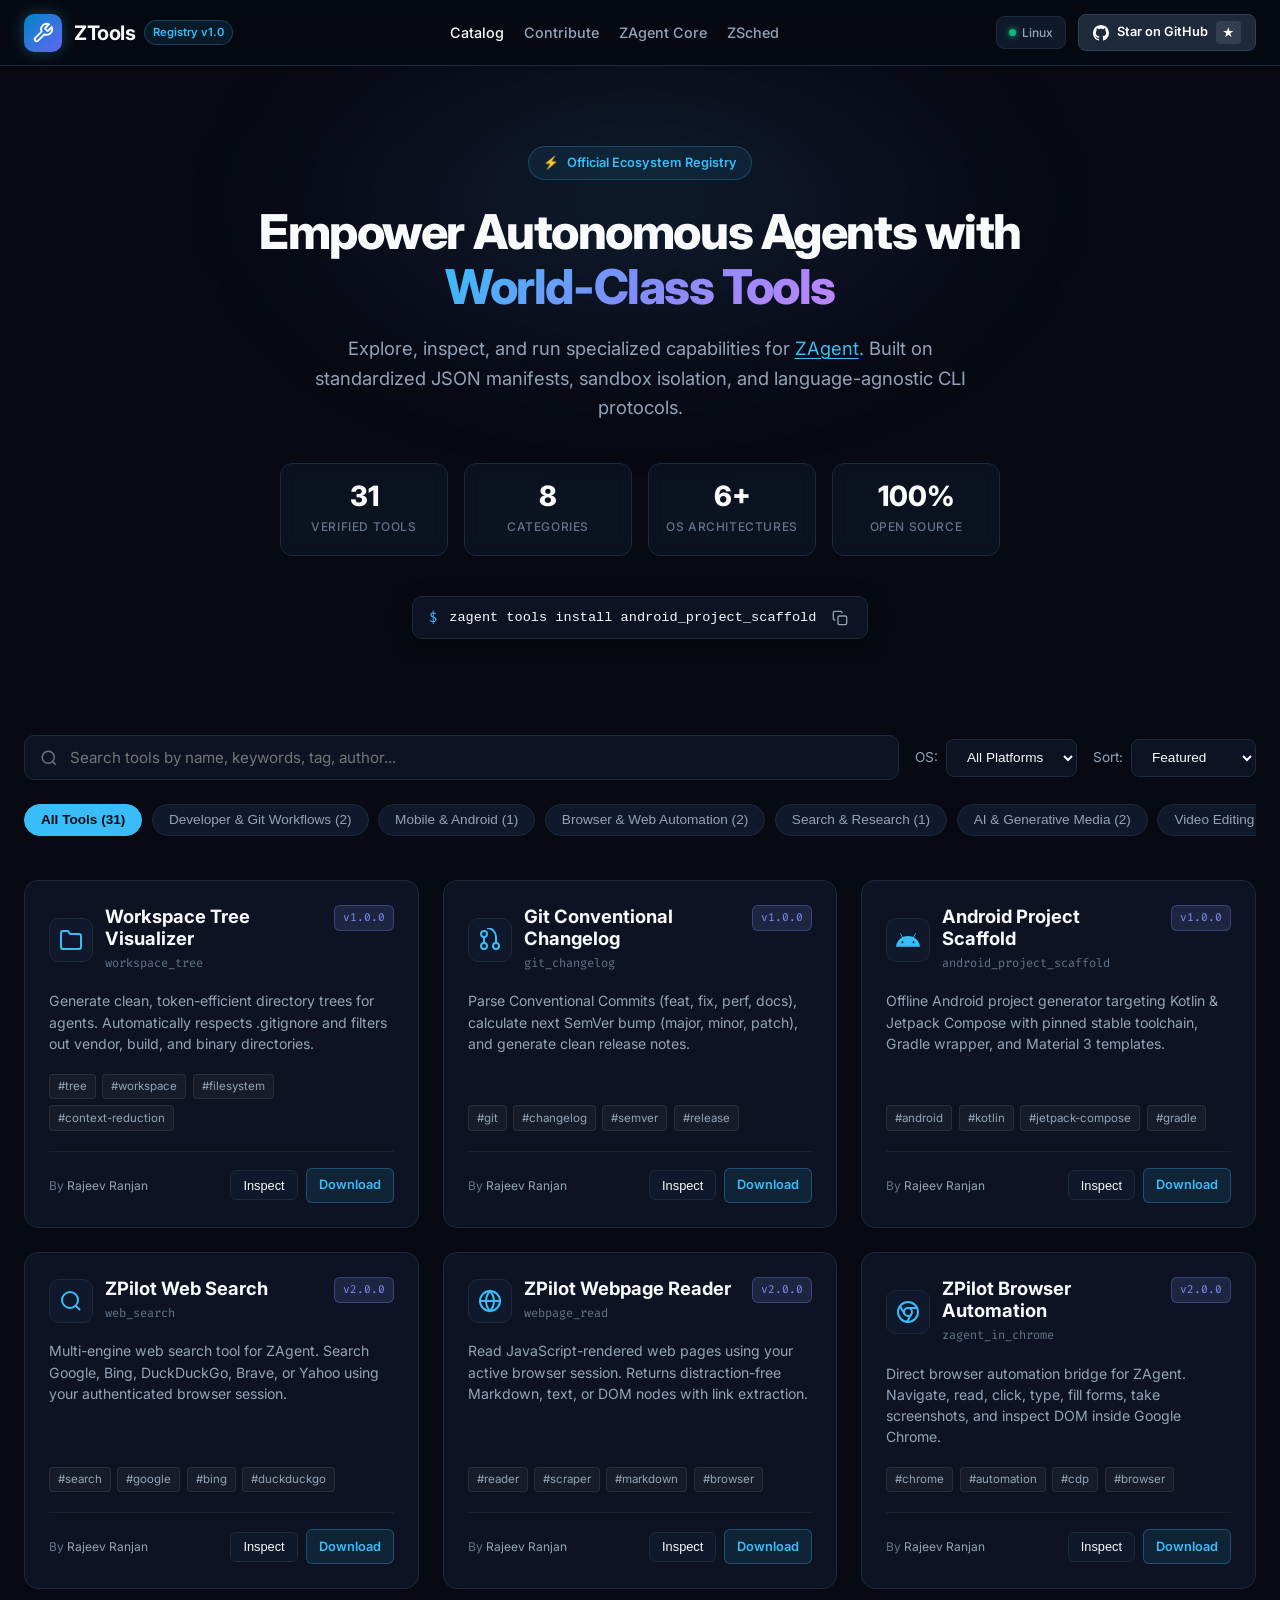
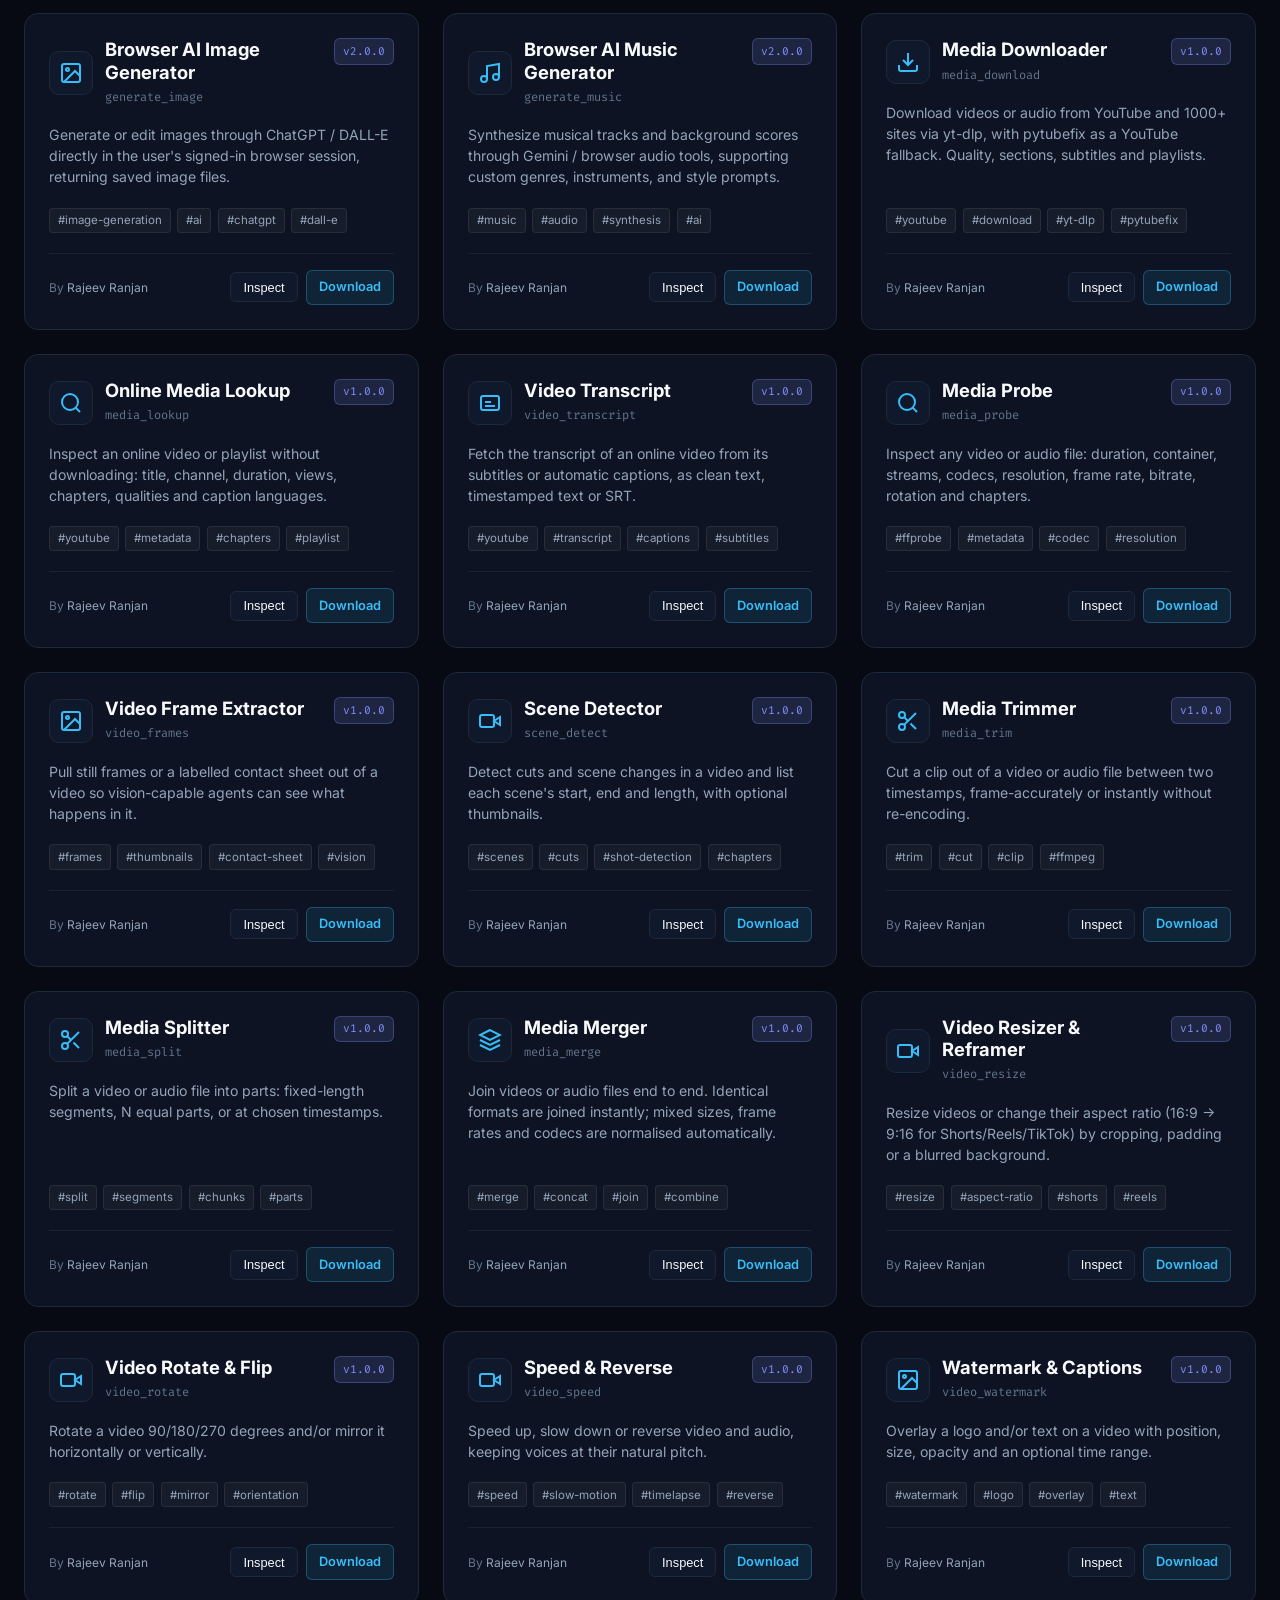
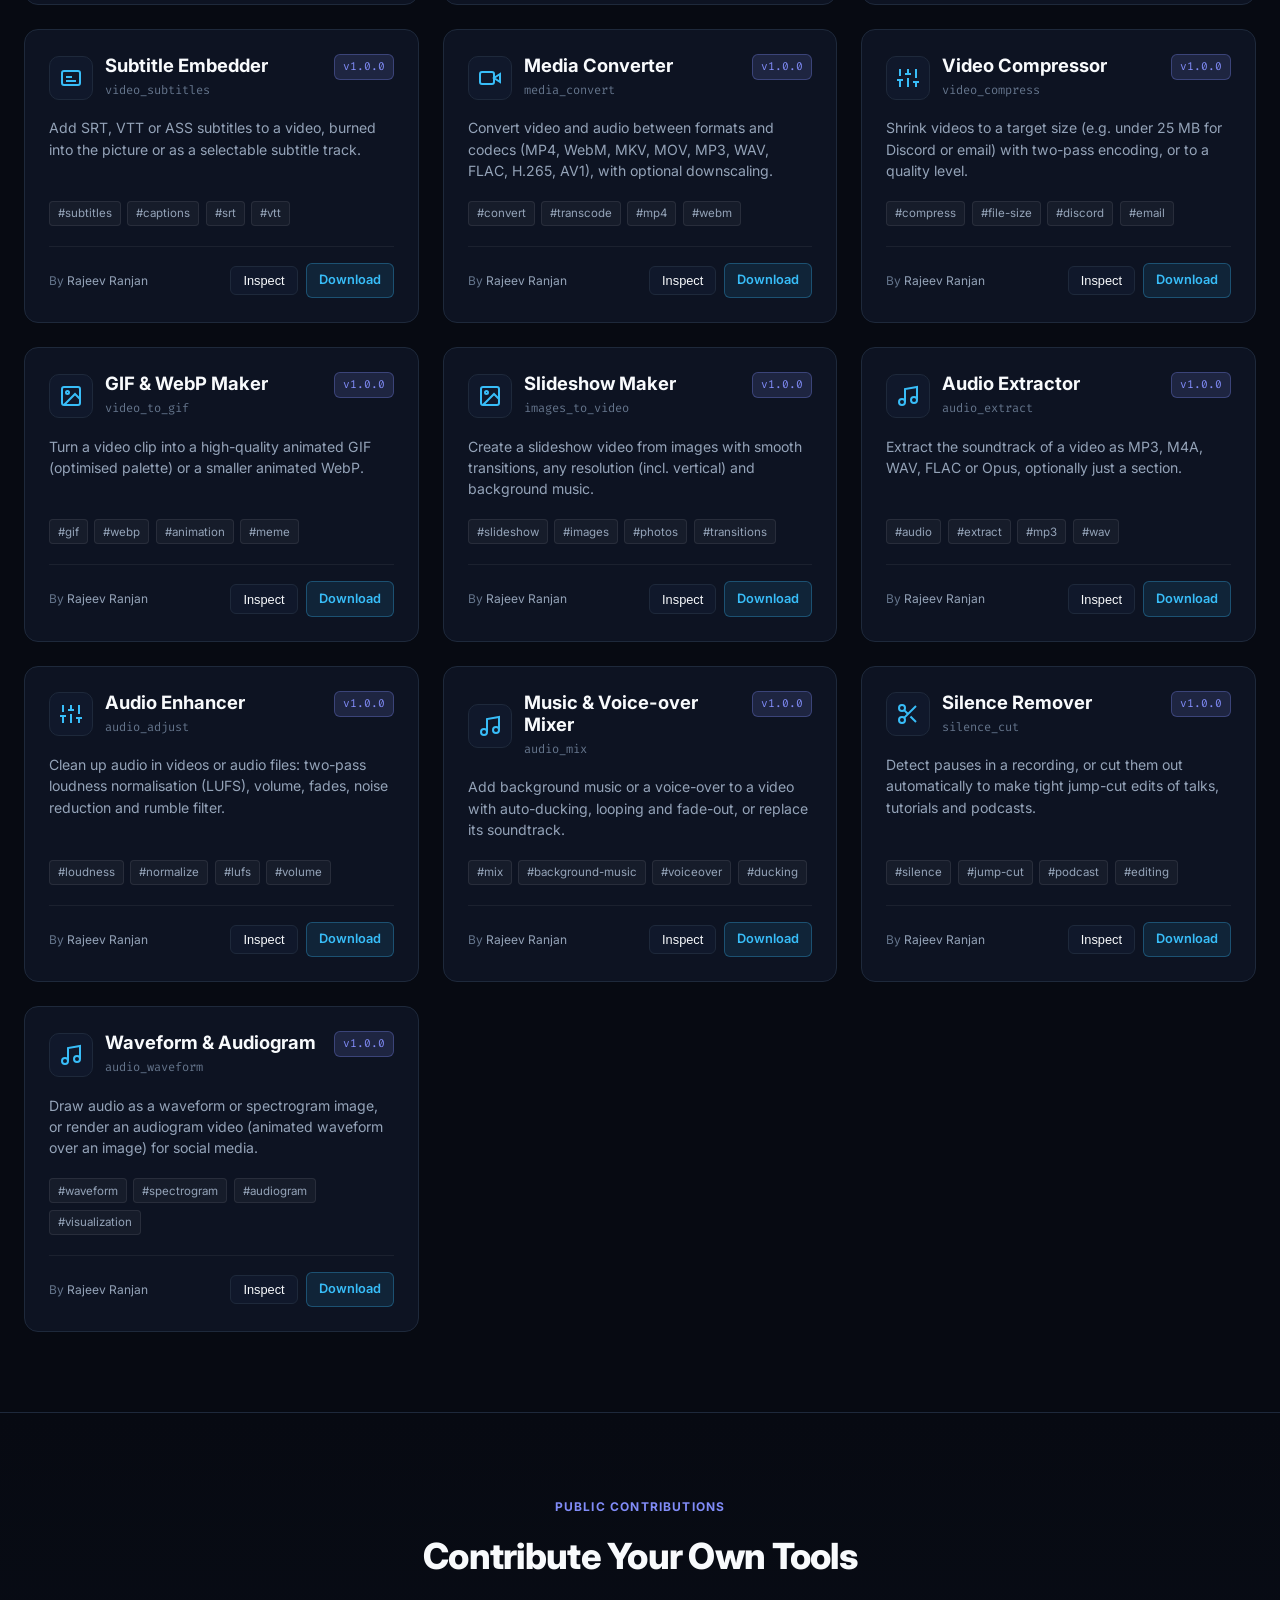
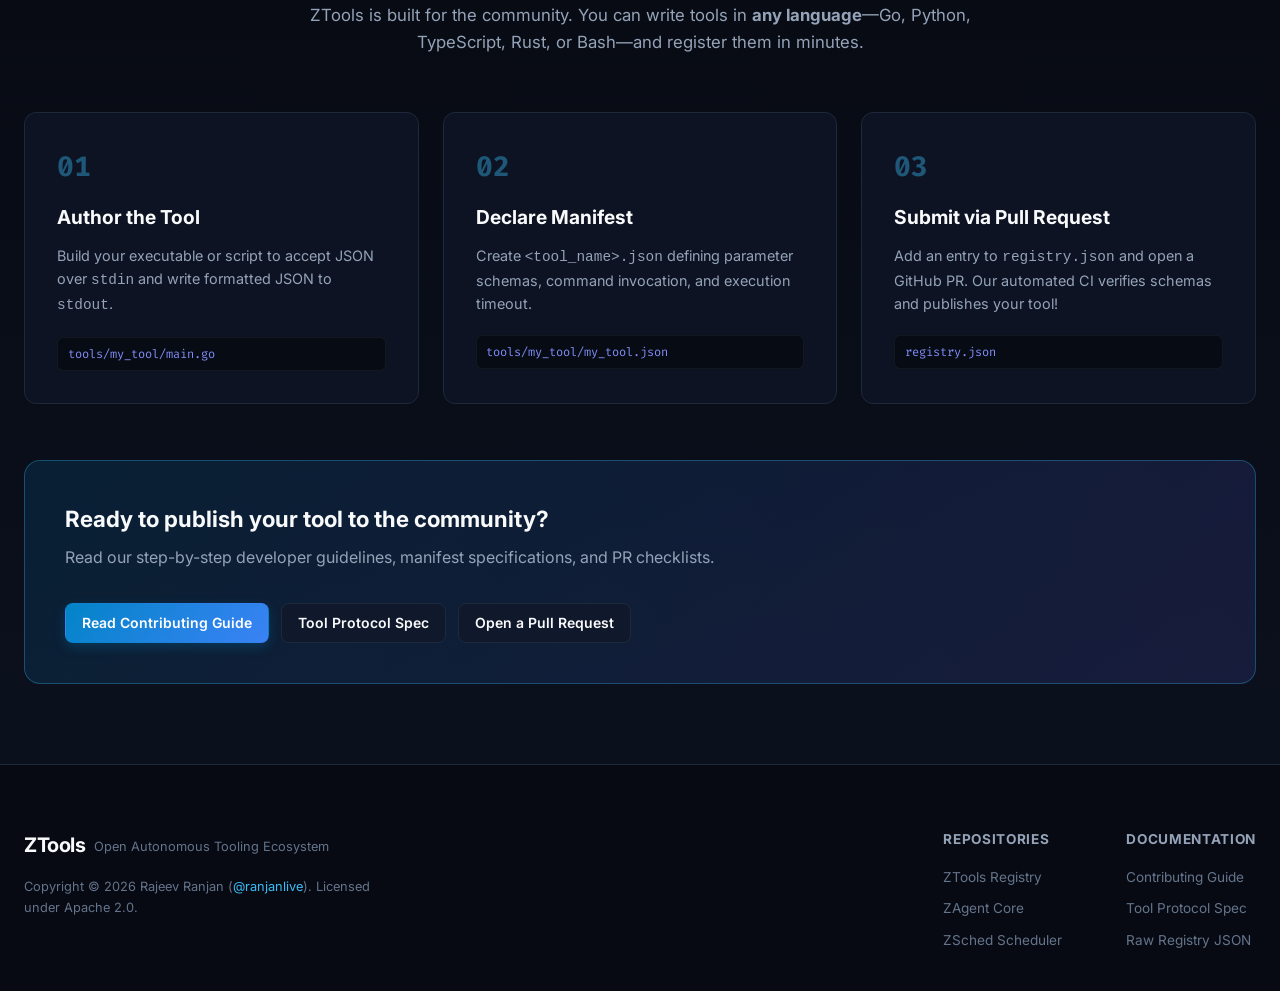
<file: docs/index.html>
<!DOCTYPE html>
<html lang="en">
<head>
  <meta charset="UTF-8">
  <meta name="viewport" content="width=device-width, initial-scale=1.0">
  <title>ZTools — Official Tool Registry for ZAgent & ZEngine</title>
  <meta name="description" content="Discover, inspect, and install community and core tools for ZAgent and the ZEngine autonomous agent architecture.">
  <link rel="preconnect" href="https://fonts.googleapis.com">
  <link rel="preconnect" href="https://fonts.gstatic.com" crossorigin>
  <link href="https://fonts.googleapis.com/css2?family=Fira+Code:wght@400;500;600&family=Inter:wght@300;400;500;600;700;800&display=swap" rel="stylesheet">
  <link rel="stylesheet" href="style.css">
  <link rel="icon" type="image/svg+xml" href="data:image/svg+xml,%3Csvg xmlns='http://www.w3.org/2000/svg' viewBox='0 0 24 24' fill='none' stroke='%2338bdf8' stroke-width='2' stroke-linecap='round' stroke-linejoin='round'%3E%3Cpath d='M14.7 6.3a1 1 0 0 0 0 1.4l1.6 1.6a1 1 0 0 0 1.4 0l3.77-3.77a6 6 0 0 1-7.94 7.94l-6.91 6.91a2.12 2.12 0 0 1-3-3l6.91-6.91a6 6 0 0 1 7.94-7.94l-3.76 3.76z'%3E%3C/path%3E%3C/svg%3E">
</head>
<body>
  <!-- Header / Nav -->
  <header class="navbar">
    <div class="nav-container">
      <div class="nav-brand">
        <div class="brand-logo">
          <svg class="logo-icon" viewBox="0 0 24 24" fill="none" stroke="currentColor" stroke-width="2">
            <path d="M14.7 6.3a1 1 0 0 0 0 1.4l1.6 1.6a1 1 0 0 0 1.4 0l3.77-3.77a6 6 0 0 1-7.94 7.94l-6.91 6.91a2.12 2.12 0 0 1-3-3l6.91-6.91a6 6 0 0 1 7.94-7.94l-3.76 3.76z"/>
          </svg>
        </div>
        <div class="brand-text">
          <span class="brand-name">ZTools</span>
          <span class="brand-badge">Registry v1.0</span>
        </div>
      </div>

      <nav class="nav-links">
        <a href="#catalog" class="nav-link active">Catalog</a>
        <a href="#contribute" class="nav-link">Contribute</a>
        <a href="https://github.com/ranjanlive/zagent" target="_blank" rel="noopener" class="nav-link">ZAgent Core</a>
        <a href="https://github.com/ranjanlive/zsched" target="_blank" rel="noopener" class="nav-link">ZSched</a>
      </nav>

      <div class="nav-actions">
        <div class="os-detect-badge" id="osBadge" title="Automatically detected platform">
          <span class="os-dot"></span>
          <span id="detectedOsText">Detecting OS...</span>
        </div>
        <a href="https://github.com/ranjanlive/ZTOOLS" target="_blank" rel="noopener" class="btn btn-github">
          <svg class="btn-icon" viewBox="0 0 24 24" fill="currentColor">
            <path d="M12 0c-6.626 0-12 5.373-12 12 0 5.302 3.438 9.8 8.207 11.387.599.111.793-.261.793-.577v-2.234c-3.338.726-4.033-1.416-4.033-1.416-.546-1.387-1.333-1.756-1.333-1.756-1.089-.745.083-.729.083-.729 1.205.084 1.839 1.237 1.839 1.237 1.07 1.834 2.807 1.304 3.492.997.107-.775.418-1.305.762-1.604-2.665-.305-5.467-1.334-5.467-5.931 0-1.311.469-2.381 1.236-3.221-.124-.303-.535-1.524.117-3.176 0 0 1.008-.322 3.301 1.23.957-.266 1.983-.399 3.003-.404 1.02.005 2.047.138 3.006.404 2.291-1.552 3.297-1.23 3.297-1.23.653 1.653.242 2.874.118 3.176.77.84 1.235 1.911 1.235 3.221 0 4.609-2.807 5.624-5.479 5.921.43.372.823 1.102.823 2.222v3.293c0 .319.192.694.801.576 4.765-1.589 8.199-6.086 8.199-11.386 0-6.627-5.373-12-12-12z"/>
          </svg>
          <span>Star on GitHub</span>
          <span class="star-count" id="starCount">★</span>
        </a>
      </div>
    </div>
  </header>

  <!-- Hero Section -->
  <section class="hero">
    <div class="hero-bg-glow"></div>
    <div class="hero-container">
      <div class="hero-tag">
        <span class="tag-icon">⚡</span> Official Ecosystem Registry
      </div>
      <h1 class="hero-title">
        Empower Autonomous Agents with <span class="gradient-text">World-Class Tools</span>
      </h1>
      <p class="hero-subtitle">
        Explore, inspect, and run specialized capabilities for <a href="https://github.com/ranjanlive/zagent" target="_blank">ZAgent</a>. Built on standardized JSON manifests, sandbox isolation, and language-agnostic CLI protocols.
      </p>

      <div class="hero-stats">
        <div class="stat-card">
          <span class="stat-value" id="totalToolsCount">6</span>
          <span class="stat-label">Verified Tools</span>
        </div>
        <div class="stat-card">
          <span class="stat-value" id="categoriesCount">4</span>
          <span class="stat-label">Categories</span>
        </div>
        <div class="stat-card">
          <span class="stat-value">6+</span>
          <span class="stat-label">OS Architectures</span>
        </div>
        <div class="stat-card">
          <span class="stat-value">100%</span>
          <span class="stat-label">Open Source</span>
        </div>
      </div>

      <div class="hero-quick-command">
        <span class="command-prefix">$</span>
        <code id="heroCode">zagent tools install android_project_scaffold</code>
        <button class="btn-copy-mini" id="heroCopyBtn" title="Copy command">
          <svg viewBox="0 0 24 24" fill="none" stroke="currentColor" stroke-width="2">
            <rect x="9" y="9" width="13" height="13" rx="2" ry="2"></rect>
            <path d="M5 15H4a2 2 0 0 1-2-2V4a2 2 0 0 1 2-2h9a2 2 0 0 1 2 2v1"></path>
          </svg>
        </button>
      </div>
    </div>
  </section>

  <!-- Main Catalog Section -->
  <section class="catalog-section" id="catalog">
    <div class="section-container">
      <!-- Toolbar: Search & Filters -->
      <div class="catalog-toolbar">
        <div class="search-box">
          <svg class="search-icon" viewBox="0 0 24 24" fill="none" stroke="currentColor" stroke-width="2">
            <circle cx="11" cy="11" r="8"></circle>
            <line x1="21" y1="21" x2="16.65" y2="16.65"></line>
          </svg>
          <input type="text" id="searchInput" placeholder="Search tools by name, keywords, tag, author..." autocomplete="off">
          <button class="search-clear" id="searchClear" title="Clear search">×</button>
        </div>

        <div class="toolbar-controls">
          <div class="filter-group">
            <label for="platformFilter">OS:</label>
            <select id="platformFilter">
              <option value="all">All Platforms</option>
              <option value="windows">Windows</option>
              <option value="linux">Linux</option>
              <option value="darwin">macOS</option>
            </select>
          </div>

          <div class="filter-group">
            <label for="sortBy">Sort:</label>
            <select id="sortBy">
              <option value="featured">Featured</option>
              <option value="name">Name (A-Z)</option>
              <option value="version">Version</option>
            </select>
          </div>
        </div>
      </div>

      <!-- Category Filter Pills -->
      <div class="category-pills" id="categoryPills">
        <button class="pill-btn active" data-category="all">All Tools</button>
        <!-- Populated dynamically -->
      </div>

      <!-- Loading / Error States -->
      <div class="loading-state" id="loadingState">
        <div class="spinner"></div>
        <p>Loading tools registry from GitHub...</p>
      </div>

      <div class="empty-state" id="emptyState" style="display: none;">
        <svg class="empty-icon" viewBox="0 0 24 24" fill="none" stroke="currentColor" stroke-width="2">
          <circle cx="11" cy="11" r="8"></circle>
          <line x1="21" y1="21" x2="16.65" y2="16.65"></line>
          <line x1="8" y1="11" x2="14" y2="11"></line>
        </svg>
        <h3>No tools found matching your query</h3>
        <p>Try searching with another keyword or resetting the category filter.</p>
        <button class="btn btn-secondary" id="resetSearchBtn">Reset Filters</button>
      </div>

      <!-- Tools Grid -->
      <div class="tools-grid" id="toolsGrid">
        <!-- Rendered dynamically -->
      </div>
    </div>
  </section>

  <!-- How to Contribute Section -->
  <section class="contribute-section" id="contribute">
    <div class="section-container">
      <div class="section-header">
        <span class="section-tag">Public Contributions</span>
        <h2 class="section-title">Contribute Your Own Tools</h2>
        <p class="section-subtitle">
          ZTools is built for the community. You can write tools in <strong>any language</strong>—Go, Python, TypeScript, Rust, or Bash—and register them in minutes.
        </p>
      </div>

      <div class="steps-grid">
        <div class="step-card">
          <div class="step-num">01</div>
          <h3 class="step-title">Author the Tool</h3>
          <p class="step-desc">
            Build your executable or script to accept JSON over <code>stdin</code> and write formatted JSON to <code>stdout</code>.
          </p>
          <code class="step-code">tools/my_tool/main.go</code>
        </div>

        <div class="step-card">
          <div class="step-num">02</div>
          <h3 class="step-title">Declare Manifest</h3>
          <p class="step-desc">
            Create <code>&lt;tool_name&gt;.json</code> defining parameter schemas, command invocation, and execution timeout.
          </p>
          <code class="step-code">tools/my_tool/my_tool.json</code>
        </div>

        <div class="step-card">
          <div class="step-num">03</div>
          <h3 class="step-title">Submit via Pull Request</h3>
          <p class="step-desc">
            Add an entry to <code>registry.json</code> and open a GitHub PR. Our automated CI verifies schemas and publishes your tool!
          </p>
          <code class="step-code">registry.json</code>
        </div>
      </div>

      <div class="contribute-cta-box">
        <div class="cta-content">
          <h3>Ready to publish your tool to the community?</h3>
          <p>Read our step-by-step developer guidelines, manifest specifications, and PR checklists.</p>
        </div>
        <div class="cta-actions">
          <a href="https://github.com/ranjanlive/ZTOOLS/blob/main/CONTRIBUTING.md" target="_blank" rel="noopener" class="btn btn-primary">
            Read Contributing Guide
          </a>
          <a href="https://github.com/ranjanlive/ZTOOLS/blob/main/TOOL_SPECIFICATION.md" target="_blank" rel="noopener" class="btn btn-secondary">
            Tool Protocol Spec
          </a>
          <a href="https://github.com/ranjanlive/ZTOOLS/pulls" target="_blank" rel="noopener" class="btn btn-secondary">
            Open a Pull Request
          </a>
        </div>
      </div>
    </div>
  </section>

  <!-- Interactive Modal for Tool Details / Schema -->
  <div class="modal-overlay" id="modalOverlay">
    <div class="modal-dialog">
      <div class="modal-header">
        <div class="modal-title-group">
          <div class="modal-icon" id="modalIcon"></div>
          <div>
            <h2 class="modal-title" id="modalTitle">Tool Details</h2>
            <div class="modal-meta" id="modalMeta"></div>
          </div>
        </div>
        <button class="modal-close" id="modalCloseBtn" title="Close modal">&times;</button>
      </div>

      <div class="modal-tabs">
        <button class="modal-tab active" data-tab="schema">Parameters & Schema</button>
        <button class="modal-tab" data-tab="sample">Sample Run</button>
        <button class="modal-tab" data-tab="manifest">Raw Manifest</button>
        <button class="modal-tab" data-tab="downloads">Downloads & Install</button>
      </div>

      <div class="modal-body">
        <!-- Tab 1: Schema -->
        <div class="tab-pane active" id="tabSchema">
          <p class="tab-desc" id="modalDescription"></p>
          <div class="schema-table-container">
            <table class="schema-table">
              <thead>
                <tr>
                  <th>Parameter</th>
                  <th>Type</th>
                  <th>Required</th>
                  <th>Description</th>
                </tr>
              </thead>
              <tbody id="schemaTableBody">
                <!-- Populated dynamically -->
              </tbody>
            </table>
          </div>
        </div>

        <!-- Tab 2: Sample Run -->
        <div class="tab-pane" id="tabSample">
          <p class="tab-desc">Sample invocation command and input parameters payload for ZAgent:</p>
          <div class="code-block-wrapper">
            <div class="code-block-header">
              <span>CLI Invocation</span>
              <button class="btn-copy-code" id="copySampleBtn">Copy</button>
            </div>
            <pre><code id="sampleCommandCode"></code></pre>
          </div>
        </div>

        <!-- Tab 3: Raw Manifest -->
        <div class="tab-pane" id="tabManifest">
          <p class="tab-desc">Declared JSON manifest consumed by ZAgent runtime:</p>
          <div class="code-block-wrapper">
            <div class="code-block-header">
              <span id="manifestFileName">manifest.json</span>
              <button class="btn-copy-code" id="copyManifestBtn">Copy JSON</button>
            </div>
            <pre><code id="rawManifestCode">Loading manifest...</code></pre>
          </div>
        </div>

        <!-- Tab 4: Downloads -->
        <div class="tab-pane" id="tabDownloads">
          <p class="tab-desc">Pre-compiled standalone binaries and packages:</p>
          <div class="downloads-list" id="downloadsList">
            <!-- Populated dynamically -->
          </div>
        </div>
      </div>

      <div class="modal-footer">
        <a href="#" target="_blank" rel="noopener" class="btn btn-secondary" id="modalSourceBtn">
          View Source on GitHub
        </a>
        <button class="btn btn-primary" id="modalInstallCopyBtn">
          Copy Install Command
        </button>
      </div>
    </div>
  </div>

  <!-- Toast Notification -->
  <div class="toast" id="toast">Copied to clipboard!</div>

  <!-- Footer -->
  <footer class="footer">
    <div class="footer-container">
      <div class="footer-left">
        <div class="brand-text">
          <span class="brand-name">ZTools</span>
          <span class="footer-sub">Open Autonomous Tooling Ecosystem</span>
        </div>
        <p class="footer-copy">
          Copyright &copy; 2026 Rajeev Ranjan (<a href="https://github.com/ranjanlive" target="_blank">@ranjanlive</a>). Licensed under Apache 2.0.
        </p>
      </div>

      <div class="footer-links">
        <div class="footer-col">
          <h4>Repositories</h4>
          <a href="https://github.com/ranjanlive/ZTOOLS" target="_blank">ZTools Registry</a>
          <a href="https://github.com/ranjanlive/zagent" target="_blank">ZAgent Core</a>
          <a href="https://github.com/ranjanlive/zsched" target="_blank">ZSched Scheduler</a>
        </div>
        <div class="footer-col">
          <h4>Documentation</h4>
          <a href="https://github.com/ranjanlive/ZTOOLS/blob/main/CONTRIBUTING.md" target="_blank">Contributing Guide</a>
          <a href="https://github.com/ranjanlive/ZTOOLS/blob/main/TOOL_SPECIFICATION.md" target="_blank">Tool Protocol Spec</a>
          <a href="https://github.com/ranjanlive/ZTOOLS/blob/main/registry.json" target="_blank">Raw Registry JSON</a>
        </div>
      </div>
    </div>
  </footer>

  <script src="app.js"></script>
</body>
</html>
</file>
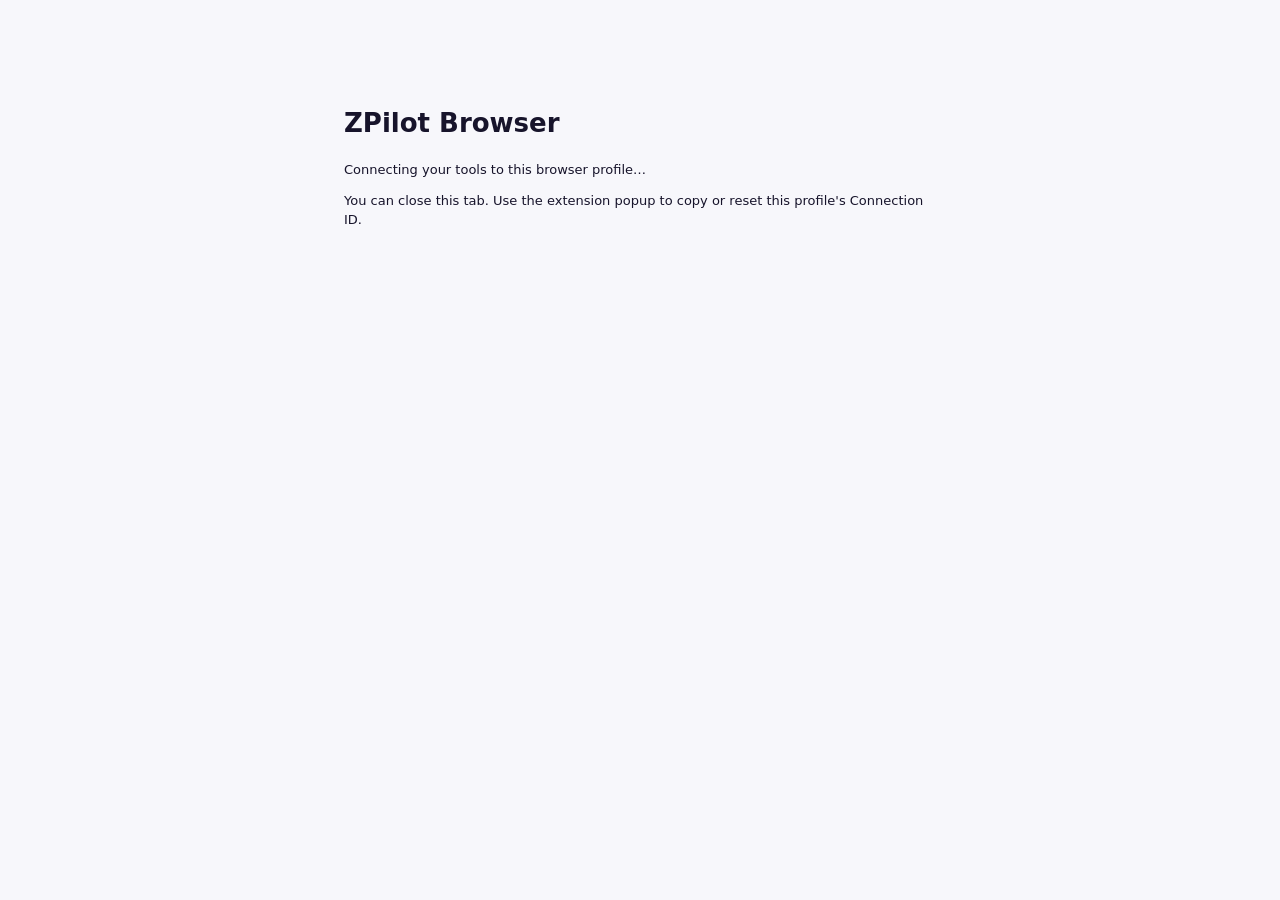
<file: tools/zpilot_browser_cli/extension/ui/connect.html>
<!doctype html>
<html lang="en"><head><meta charset="utf-8"><title>ZPilot Browser connection</title><link rel="stylesheet" href="theme.css"></head>
<body><main style="max-width:640px;margin:64px auto;padding:24px"><h1>ZPilot Browser</h1><p id="status">Connecting your tools to this browser profile…</p><p>You can close this tab. Use the extension popup to copy or reset this profile's Connection ID.</p></main><script type="module" src="connect.js"></script></body></html>
</file>
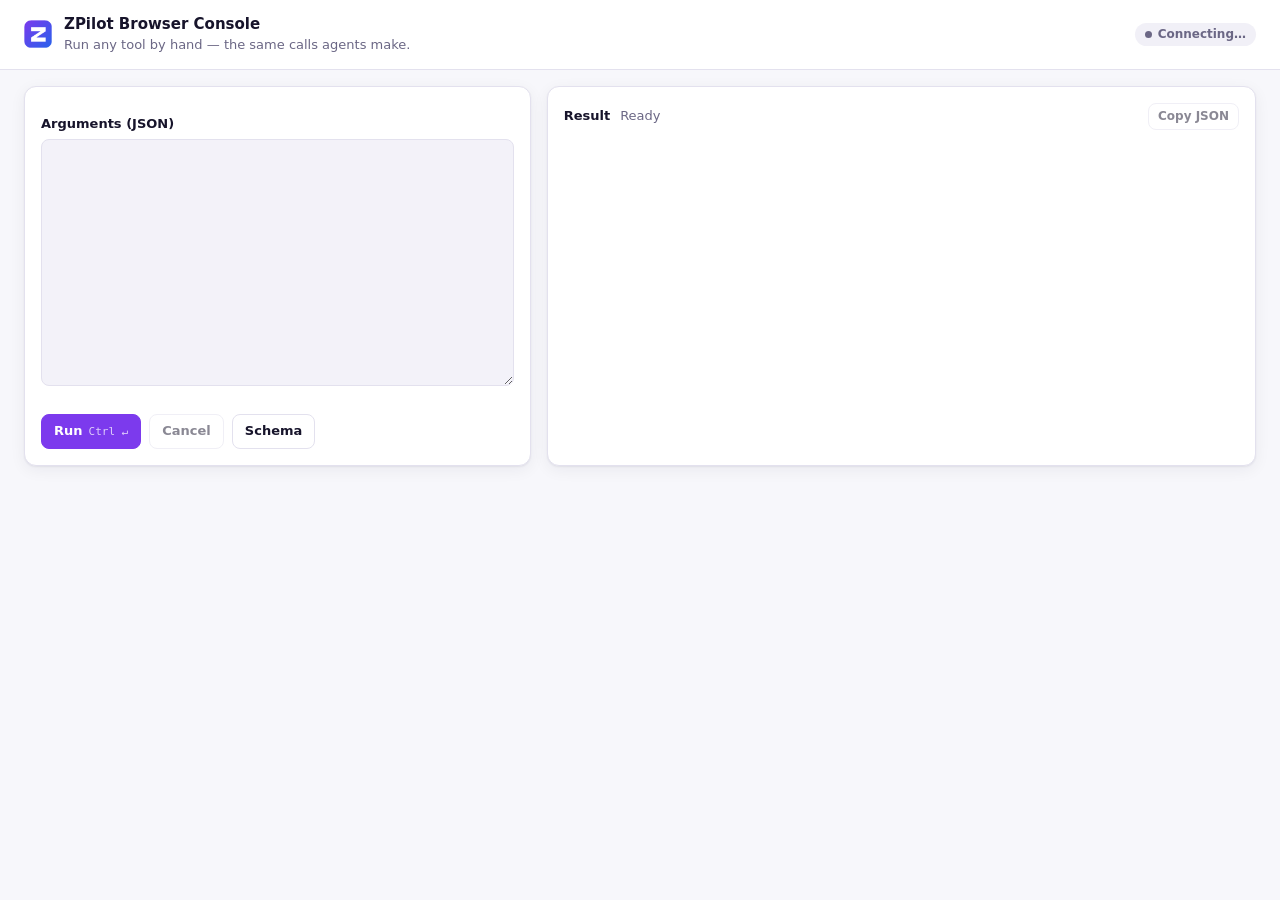
<file: tools/zpilot_browser_cli/extension/ui/console.html>
<!doctype html>
<html lang="en">
<head>
  <meta charset="utf-8">
  <meta name="viewport" content="width=device-width, initial-scale=1">
  <title>ZPilot Browser Console</title>
  <link rel="icon" href="../icons/icon32.png">
  <link rel="stylesheet" href="theme.css">
  <link rel="stylesheet" href="console.css">
</head>
<body>
  <header class="bar">
    <img src="../icons/icon48.png" alt="" width="28" height="28">
    <div class="brand"><b>ZPilot Browser Console</b><span class="muted">Run any tool by hand — the same calls agents make.</span></div>
    <span class="pill" id="conn">Connecting…</span>
  </header>

  <main class="layout">
    <section class="card pane">
      <nav class="tabs" id="toolTabs" role="tablist" aria-label="Tools"></nav>
      <p class="muted desc" id="toolDesc"></p>

      <div class="field">
        <div class="field-head">
          <label for="args">Arguments (JSON)</label>
          <div class="presets" id="presets"></div>
        </div>
        <textarea id="args" spellcheck="false" rows="12"></textarea>
        <div class="error" id="argsError" role="alert"></div>
      </div>

      <div class="actions">
        <button class="btn primary" id="run">Run <kbd>Ctrl ↵</kbd></button>
        <button class="btn" id="cancel" disabled>Cancel</button>
        <button class="btn" id="schemaBtn">Schema</button>
      </div>
      <pre class="schema mono" id="schema" hidden></pre>
    </section>

    <section class="card pane output">
      <div class="out-head">
        <span class="title">Result</span>
        <span class="muted" id="status">Ready</span>
        <button class="btn small" id="copy" disabled>Copy JSON</button>
      </div>
      <ol class="log mono" id="log"></ol>
      <div class="images" id="images"></div>
      <div class="content-box" id="contentBox" hidden>
        <div class="muted label" id="contentLabel">Content</div>
        <pre class="mono" id="content"></pre>
      </div>
      <details class="raw" id="rawBox" hidden>
        <summary>Full JSON</summary>
        <pre class="mono" id="raw"></pre>
      </details>
    </section>
  </main>

  <script src="console.js" type="module"></script>
</body>
</html>
</file>
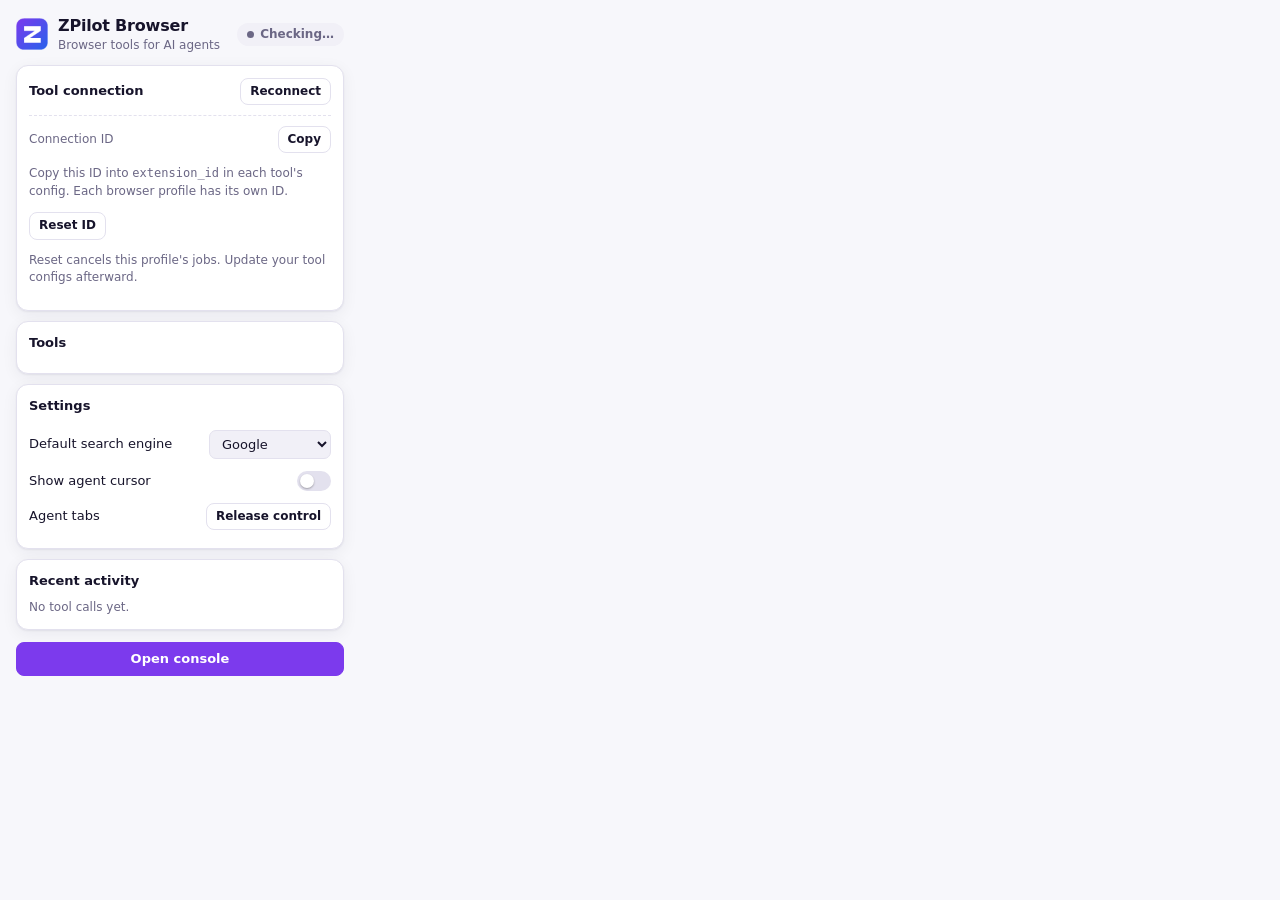
<file: tools/zpilot_browser_cli/extension/ui/popup.html>
<!doctype html>
<html lang="en">
<head>
  <meta charset="utf-8">
  <title>ZPilot Browser</title>
  <link rel="stylesheet" href="theme.css">
  <link rel="stylesheet" href="popup.css">
</head>
<body>
  <header class="top">
    <img src="../icons/icon48.png" alt="" width="32" height="32">
    <div class="brand">
      <div class="name">ZPilot Browser</div>
      <div class="muted small" id="version">Browser tools for AI agents</div>
    </div>
    <span class="pill" id="linkPill">Checking…</span>
  </header>

  <main>
    <section class="card link" id="linkCard">
      <div class="row">
        <div>
          <div class="title" id="linkTitle">Tool connection</div>
          <div class="muted small" id="linkDetail"></div>
        </div>
        <button class="btn small" id="reconnect">Reconnect</button>
      </div>
      <div class="ext-id" id="extIdRow">
        <span class="muted small">Connection ID</span>
        <code id="extId" title="Paste this profile's full Connection ID into extension_id in config.json"></code>
        <button class="btn small" id="copyId">Copy</button>
      </div>
      <p class="muted small">Copy this ID into <code>extension_id</code> in each tool's config. Each browser profile has its own ID.</p>
      <button class="btn small" id="resetId">Reset ID</button>
      <p class="muted small" id="resetNote">Reset cancels this profile's jobs. Update your tool configs afterward.</p>
    </section>

    <section class="card">
      <div class="section-head">
        <span class="title">Tools</span>
        <span class="muted small" id="running"></span>
      </div>
      <ul class="tools" id="tools"></ul>
    </section>

    <section class="card settings">
      <div class="section-head"><span class="title">Settings</span></div>
      <label class="setting">
        <span>Default search engine</span>
        <select id="engine">
          <option value="google">Google</option>
          <option value="bing">Bing</option>
          <option value="duckduckgo">DuckDuckGo</option>
          <option value="brave">Brave</option>
          <option value="yahoo">Yahoo</option>
        </select>
      </label>
      <div class="setting">
        <span>Show agent cursor</span>
        <label class="switch"><input type="checkbox" id="cursor"><span></span></label>
      </div>
      <div class="setting">
        <span>Agent tabs</span>
        <button class="btn small" id="releaseAgent">Release control</button>
      </div>
    </section>

    <section class="card">
      <div class="section-head">
        <span class="title">Recent activity</span>
      </div>
      <ul class="activity" id="activity"><li class="muted empty">No tool calls yet.</li></ul>
    </section>
  </main>

  <footer>
    <button class="btn primary" id="openConsole">Open console</button>
  </footer>

  <script src="popup.js" type="module"></script>
</body>
</html>
</file>
<file: docs/style.css>
/* ZTools Showcase Styling */
:root {
  --bg-dark: #070a12;
  --bg-card: #0d1322;
  --bg-card-hover: #141d33;
  --bg-surface: #10182b;
  --border-color: #1e293b;
  --border-focus: #38bdf8;
  --text-primary: #f8fafc;
  --text-secondary: #94a3b8;
  --text-muted: #64748b;
  --accent-cyan: #38bdf8;
  --accent-blue: #3b82f6;
  --accent-violet: #818cf8;
  --accent-emerald: #10b981;
  --accent-amber: #f59e0b;
  --glow-cyan: rgba(56, 189, 248, 0.15);
  --font-sans: 'Inter', -apple-system, BlinkMacSystemFont, 'Segoe UI', Roboto, sans-serif;
  --font-mono: 'Fira Code', ui-monospace, SFMono-Regular, Menlo, Monaco, Consolas, monospace;
}

* {
  margin: 0;
  padding: 0;
  box-sizing: border-box;
}

html {
  scroll-behavior: smooth;
}

body {
  background-color: var(--bg-dark);
  color: var(--text-primary);
  font-family: var(--font-sans);
  line-height: 1.6;
  min-height: 100vh;
  overflow-x: hidden;
}

/* Scrollbar */
::-webkit-scrollbar {
  width: 8px;
  height: 8px;
}
::-webkit-scrollbar-track {
  background: var(--bg-dark);
}
::-webkit-scrollbar-thumb {
  background: #1e293b;
  border-radius: 4px;
}
::-webkit-scrollbar-thumb:hover {
  background: #334155;
}

/* Navbar */
.navbar {
  position: sticky;
  top: 0;
  z-index: 100;
  background: rgba(7, 10, 18, 0.85);
  backdrop-filter: blur(12px);
  border-bottom: 1px solid var(--border-color);
}

.nav-container {
  max-width: 1280px;
  margin: 0 auto;
  padding: 0.85rem 1.5rem;
  display: flex;
  align-items: center;
  justify-content: space-between;
  gap: 1.5rem;
}

.nav-brand {
  display: flex;
  align-items: center;
  gap: 0.75rem;
  text-decoration: none;
  color: inherit;
}

.brand-logo {
  width: 38px;
  height: 38px;
  border-radius: 10px;
  background: linear-gradient(135deg, #0284c7, #6366f1);
  display: flex;
  align-items: center;
  justify-content: center;
  color: white;
  box-shadow: 0 0 16px rgba(56, 189, 248, 0.3);
}

.logo-icon {
  width: 22px;
  height: 22px;
}

.brand-text {
  display: flex;
  align-items: center;
  gap: 0.5rem;
}

.brand-name {
  font-size: 1.25rem;
  font-weight: 700;
  letter-spacing: -0.02em;
}

.brand-badge {
  font-size: 0.7rem;
  font-weight: 600;
  padding: 0.15rem 0.5rem;
  border-radius: 9999px;
  background: rgba(56, 189, 248, 0.1);
  color: var(--accent-cyan);
  border: 1px solid rgba(56, 189, 248, 0.25);
}

.nav-links {
  display: flex;
  align-items: center;
  gap: 1.25rem;
}

.nav-link {
  color: var(--text-secondary);
  text-decoration: none;
  font-size: 0.9rem;
  font-weight: 500;
  transition: color 0.15s ease;
}

.nav-link:hover, .nav-link.active {
  color: var(--text-primary);
}

.nav-actions {
  display: flex;
  align-items: center;
  gap: 0.75rem;
}

.os-detect-badge {
  display: inline-flex;
  align-items: center;
  gap: 0.4rem;
  background: var(--bg-surface);
  border: 1px solid var(--border-color);
  padding: 0.35rem 0.75rem;
  border-radius: 8px;
  font-size: 0.75rem;
  font-weight: 500;
  color: var(--text-secondary);
}

.os-dot {
  width: 7px;
  height: 7px;
  border-radius: 50%;
  background: var(--accent-emerald);
  box-shadow: 0 0 6px var(--accent-emerald);
}

/* Buttons */
.btn {
  display: inline-flex;
  align-items: center;
  justify-content: center;
  gap: 0.5rem;
  padding: 0.5rem 1rem;
  border-radius: 8px;
  font-size: 0.875rem;
  font-weight: 600;
  text-decoration: none;
  cursor: pointer;
  transition: all 0.2s ease;
  border: 1px solid transparent;
}

.btn-primary {
  background: linear-gradient(135deg, #0284c7, #3b82f6);
  color: white;
  box-shadow: 0 4px 12px rgba(2, 132, 199, 0.25);
}

.btn-primary:hover {
  background: linear-gradient(135deg, #0369a1, #2563eb);
  box-shadow: 0 6px 16px rgba(2, 132, 199, 0.4);
  transform: translateY(-1px);
}

.btn-secondary {
  background: var(--bg-surface);
  color: var(--text-primary);
  border-color: var(--border-color);
}

.btn-secondary:hover {
  background: var(--bg-card-hover);
  border-color: #334155;
}

.btn-github {
  background: #1e293b;
  color: white;
  border-color: #334155;
  padding: 0.4rem 0.85rem;
  font-size: 0.8rem;
}

.btn-github:hover {
  background: #334155;
}

.btn-icon {
  width: 16px;
  height: 16px;
}

.star-count {
  background: rgba(255, 255, 255, 0.1);
  padding: 0.1rem 0.4rem;
  border-radius: 4px;
  font-size: 0.75rem;
}

/* Hero */
.hero {
  position: relative;
  padding: 5rem 1.5rem 3.5rem;
  text-align: center;
  overflow: hidden;
}

.hero-bg-glow {
  position: absolute;
  top: -10%;
  left: 50%;
  transform: translateX(-50%);
  width: 800px;
  height: 400px;
  background: radial-gradient(ellipse at center, rgba(56, 189, 248, 0.12) 0%, rgba(99, 102, 241, 0.08) 40%, transparent 70%);
  filter: blur(60px);
  pointer-events: none;
}

.hero-container {
  max-width: 900px;
  margin: 0 auto;
  position: relative;
  z-index: 1;
}

.hero-tag {
  display: inline-flex;
  align-items: center;
  gap: 0.5rem;
  padding: 0.35rem 0.85rem;
  border-radius: 9999px;
  background: rgba(56, 189, 248, 0.08);
  border: 1px solid rgba(56, 189, 248, 0.25);
  color: var(--accent-cyan);
  font-size: 0.8rem;
  font-weight: 600;
  margin-bottom: 1.5rem;
}

.hero-title {
  font-size: 3rem;
  font-weight: 800;
  line-height: 1.15;
  letter-spacing: -0.03em;
  margin-bottom: 1.25rem;
}

.gradient-text {
  background: linear-gradient(135deg, #38bdf8 0%, #818cf8 50%, #c084fc 100%);
  -webkit-background-clip: text;
  -webkit-text-fill-color: transparent;
}

.hero-subtitle {
  font-size: 1.15rem;
  color: var(--text-secondary);
  max-width: 680px;
  margin: 0 auto 2.5rem;
}

.hero-subtitle a {
  color: var(--accent-cyan);
  text-decoration: underline;
  text-underline-offset: 3px;
}

.hero-stats {
  display: grid;
  grid-template-columns: repeat(4, 1fr);
  gap: 1rem;
  max-width: 720px;
  margin: 0 auto 2.5rem;
}

.stat-card {
  background: rgba(16, 24, 43, 0.6);
  border: 1px solid var(--border-color);
  border-radius: 12px;
  padding: 1rem;
  backdrop-filter: blur(8px);
}

.stat-value {
  display: block;
  font-size: 1.75rem;
  font-weight: 800;
  color: var(--text-primary);
  line-height: 1.2;
}

.stat-label {
  font-size: 0.75rem;
  font-weight: 500;
  color: var(--text-muted);
  text-transform: uppercase;
  letter-spacing: 0.05em;
}

.hero-quick-command {
  display: inline-flex;
  align-items: center;
  gap: 0.75rem;
  background: var(--bg-card);
  border: 1px solid var(--border-color);
  padding: 0.6rem 1rem;
  border-radius: 10px;
  font-family: var(--font-mono);
  font-size: 0.85rem;
  box-shadow: 0 4px 20px rgba(0, 0, 0, 0.3);
}

.command-prefix {
  color: var(--accent-cyan);
  user-select: none;
}

.btn-copy-mini {
  background: transparent;
  border: none;
  color: var(--text-secondary);
  cursor: pointer;
  padding: 0.2rem;
  display: flex;
  align-items: center;
  transition: color 0.15s ease;
}

.btn-copy-mini:hover {
  color: var(--text-primary);
}

.btn-copy-mini svg {
  width: 16px;
  height: 16px;
}

/* Catalog Section */
.catalog-section {
  padding: 2.5rem 1.5rem 5rem;
}

.section-container {
  max-width: 1280px;
  margin: 0 auto;
}

.catalog-toolbar {
  display: flex;
  align-items: center;
  justify-content: space-between;
  gap: 1rem;
  flex-wrap: wrap;
  margin-bottom: 1.5rem;
}

.search-box {
  position: relative;
  flex: 1;
  min-width: 280px;
}

.search-icon {
  position: absolute;
  left: 1rem;
  top: 50%;
  transform: translateY(-50%);
  width: 18px;
  height: 18px;
  color: var(--text-muted);
}

.search-box input {
  width: 100%;
  background: var(--bg-card);
  border: 1px solid var(--border-color);
  border-radius: 10px;
  padding: 0.75rem 2.5rem 0.75rem 2.8rem;
  color: var(--text-primary);
  font-family: var(--font-sans);
  font-size: 0.95rem;
  transition: border-color 0.2s, box-shadow 0.2s;
}

.search-box input:focus {
  outline: none;
  border-color: var(--border-focus);
  box-shadow: 0 0 0 3px rgba(56, 189, 248, 0.15);
}

.search-clear {
  position: absolute;
  right: 0.85rem;
  top: 50%;
  transform: translateY(-50%);
  background: none;
  border: none;
  color: var(--text-muted);
  font-size: 1.2rem;
  cursor: pointer;
  display: none;
}

.toolbar-controls {
  display: flex;
  align-items: center;
  gap: 1rem;
}

.filter-group {
  display: flex;
  align-items: center;
  gap: 0.5rem;
  font-size: 0.85rem;
  color: var(--text-secondary);
}

.filter-group select {
  background: var(--bg-card);
  border: 1px solid var(--border-color);
  border-radius: 8px;
  padding: 0.6rem 1rem;
  color: var(--text-primary);
  font-size: 0.85rem;
  cursor: pointer;
  outline: none;
}

.filter-group select:focus {
  border-color: var(--border-focus);
}

/* Category Pills */
.category-pills {
  display: flex;
  align-items: center;
  gap: 0.6rem;
  overflow-x: auto;
  padding-bottom: 0.75rem;
  margin-bottom: 2rem;
}

.pill-btn {
  background: var(--bg-surface);
  border: 1px solid var(--border-color);
  color: var(--text-secondary);
  padding: 0.45rem 1rem;
  border-radius: 9999px;
  font-size: 0.85rem;
  font-weight: 500;
  cursor: pointer;
  white-space: nowrap;
  transition: all 0.2s ease;
}

.pill-btn:hover {
  background: var(--bg-card-hover);
  color: var(--text-primary);
}

.pill-btn.active {
  background: var(--accent-cyan);
  color: #070a12;
  border-color: var(--accent-cyan);
  font-weight: 600;
}

/* Tools Grid */
.tools-grid {
  display: grid;
  grid-template-columns: repeat(auto-fill, minmax(360px, 1fr));
  gap: 1.5rem;
}

.tool-card {
  background: var(--bg-card);
  border: 1px solid var(--border-color);
  border-radius: 14px;
  padding: 1.5rem;
  display: flex;
  flex-direction: column;
  transition: transform 0.2s ease, border-color 0.2s ease, box-shadow 0.2s ease;
  position: relative;
}

.tool-card:hover {
  transform: translateY(-3px);
  border-color: rgba(56, 189, 248, 0.4);
  box-shadow: 0 10px 30px rgba(0, 0, 0, 0.4), 0 0 20px var(--glow-cyan);
}

.tool-header {
  display: flex;
  align-items: flex-start;
  justify-content: space-between;
  gap: 1rem;
  margin-bottom: 1rem;
}

.tool-title-wrapper {
  display: flex;
  align-items: center;
  gap: 0.75rem;
}

.tool-avatar {
  width: 44px;
  height: 44px;
  border-radius: 10px;
  background: var(--bg-surface);
  border: 1px solid var(--border-color);
  display: flex;
  align-items: center;
  justify-content: center;
  color: var(--accent-cyan);
  flex-shrink: 0;
}

.tool-avatar svg {
  width: 24px;
  height: 24px;
}

.tool-name-group h3 {
  font-size: 1.15rem;
  font-weight: 700;
  color: var(--text-primary);
  line-height: 1.2;
}

.tool-id {
  font-family: var(--font-mono);
  font-size: 0.75rem;
  color: var(--text-muted);
}

.tool-version-badge {
  font-family: var(--font-mono);
  font-size: 0.7rem;
  background: rgba(129, 140, 248, 0.15);
  color: var(--accent-violet);
  padding: 0.2rem 0.5rem;
  border-radius: 6px;
  border: 1px solid rgba(129, 140, 248, 0.3);
}

.tool-description {
  color: var(--text-secondary);
  font-size: 0.88rem;
  line-height: 1.5;
  margin-bottom: 1.25rem;
  flex: 1;
}

.tool-tags {
  display: flex;
  flex-wrap: wrap;
  gap: 0.4rem;
  margin-bottom: 1.25rem;
}

.tag-pill {
  font-size: 0.72rem;
  background: rgba(255, 255, 255, 0.04);
  border: 1px solid rgba(255, 255, 255, 0.08);
  color: var(--text-secondary);
  padding: 0.15rem 0.5rem;
  border-radius: 4px;
}

.tool-footer {
  border-top: 1px solid rgba(255, 255, 255, 0.06);
  padding-top: 1rem;
  display: flex;
  align-items: center;
  justify-content: space-between;
  gap: 0.75rem;
}

.tool-meta {
  display: flex;
  align-items: center;
  gap: 0.5rem;
  font-size: 0.75rem;
  color: var(--text-muted);
}

.author-link {
  color: var(--text-secondary);
  text-decoration: none;
}
.author-link:hover {
  color: var(--accent-cyan);
}

.tool-actions {
  display: flex;
  align-items: center;
  gap: 0.5rem;
}

.btn-card-action {
  padding: 0.4rem 0.75rem;
  border-radius: 6px;
  font-size: 0.8rem;
  font-weight: 500;
  text-decoration: none;
  background: var(--bg-surface);
  border: 1px solid var(--border-color);
  color: var(--text-primary);
  cursor: pointer;
  transition: all 0.15s ease;
}

.btn-card-action:hover {
  background: var(--bg-card-hover);
  border-color: var(--accent-cyan);
  color: var(--accent-cyan);
}

.btn-card-primary {
  background: rgba(56, 189, 248, 0.1);
  border-color: rgba(56, 189, 248, 0.3);
  color: var(--accent-cyan);
  font-weight: 600;
}

.btn-card-primary:hover {
  background: var(--accent-cyan);
  color: #070a12;
}

/* Loading & Empty States */
.loading-state, .empty-state {
  text-align: center;
  padding: 4rem 1rem;
}

.spinner {
  width: 40px;
  height: 40px;
  border: 3px solid rgba(56, 189, 248, 0.15);
  border-top-color: var(--accent-cyan);
  border-radius: 50%;
  animation: spin 0.8s linear infinite;
  margin: 0 auto 1rem;
}

@keyframes spin {
  to { transform: rotate(360deg); }
}

.empty-icon {
  width: 48px;
  height: 48px;
  color: var(--text-muted);
  margin-bottom: 1rem;
}

.empty-state h3 {
  font-size: 1.25rem;
  margin-bottom: 0.5rem;
}

.empty-state p {
  color: var(--text-secondary);
  margin-bottom: 1.5rem;
}

/* Contribute Section */
.contribute-section {
  background: linear-gradient(180deg, var(--bg-dark) 0%, #0b101d 100%);
  border-top: 1px solid var(--border-color);
  padding: 5rem 1.5rem;
}

.section-header {
  text-align: center;
  max-width: 700px;
  margin: 0 auto 3.5rem;
}

.section-tag {
  display: inline-block;
  font-size: 0.75rem;
  font-weight: 700;
  color: var(--accent-violet);
  text-transform: uppercase;
  letter-spacing: 0.1em;
  margin-bottom: 0.75rem;
}

.section-title {
  font-size: 2.25rem;
  font-weight: 800;
  margin-bottom: 1rem;
  letter-spacing: -0.02em;
}

.section-subtitle {
  color: var(--text-secondary);
  font-size: 1.05rem;
}

.steps-grid {
  display: grid;
  grid-template-columns: repeat(3, 1fr);
  gap: 1.5rem;
  margin-bottom: 3.5rem;
}

.step-card {
  background: var(--bg-card);
  border: 1px solid var(--border-color);
  border-radius: 12px;
  padding: 2rem;
  position: relative;
}

.step-num {
  font-family: var(--font-mono);
  font-size: 1.75rem;
  font-weight: 800;
  color: var(--accent-cyan);
  opacity: 0.4;
  margin-bottom: 0.75rem;
}

.step-title {
  font-size: 1.2rem;
  font-weight: 700;
  margin-bottom: 0.75rem;
}

.step-desc {
  color: var(--text-secondary);
  font-size: 0.9rem;
  margin-bottom: 1.25rem;
}

.step-code {
  display: block;
  font-family: var(--font-mono);
  font-size: 0.75rem;
  color: var(--accent-violet);
  background: rgba(0, 0, 0, 0.4);
  padding: 0.4rem 0.6rem;
  border-radius: 6px;
  border: 1px solid rgba(255, 255, 255, 0.05);
}

.contribute-cta-box {
  background: linear-gradient(135deg, rgba(2, 132, 199, 0.15), rgba(99, 102, 241, 0.15));
  border: 1px solid rgba(56, 189, 248, 0.3);
  border-radius: 16px;
  padding: 2.5rem;
  display: flex;
  align-items: center;
  justify-content: space-between;
  gap: 2rem;
  flex-wrap: wrap;
}

.cta-content h3 {
  font-size: 1.4rem;
  font-weight: 700;
  margin-bottom: 0.5rem;
}

.cta-content p {
  color: var(--text-secondary);
}

.cta-actions {
  display: flex;
  align-items: center;
  gap: 0.75rem;
  flex-wrap: wrap;
}

/* Modal */
.modal-overlay {
  position: fixed;
  inset: 0;
  background: rgba(0, 0, 0, 0.75);
  backdrop-filter: blur(8px);
  z-index: 1000;
  display: none;
  align-items: center;
  justify-content: center;
  padding: 1.5rem;
}

.modal-overlay.open {
  display: flex;
}

.modal-dialog {
  background: var(--bg-card);
  border: 1px solid var(--border-color);
  border-radius: 16px;
  width: 100%;
  max-width: 820px;
  max-height: 85vh;
  display: flex;
  flex-direction: column;
  box-shadow: 0 20px 60px rgba(0, 0, 0, 0.6);
  animation: modalFadeIn 0.2s ease-out;
}

@keyframes modalFadeIn {
  from { opacity: 0; transform: scale(0.96); }
  to { opacity: 1; transform: scale(1); }
}

.modal-header {
  padding: 1.5rem;
  border-bottom: 1px solid var(--border-color);
  display: flex;
  align-items: center;
  justify-content: space-between;
}

.modal-title-group {
  display: flex;
  align-items: center;
  gap: 1rem;
}

.modal-icon {
  width: 44px;
  height: 44px;
  border-radius: 10px;
  background: var(--bg-surface);
  border: 1px solid var(--border-color);
  display: flex;
  align-items: center;
  justify-content: center;
  color: var(--accent-cyan);
}

.modal-icon svg {
  width: 24px;
  height: 24px;
}

.modal-title {
  font-size: 1.35rem;
  font-weight: 700;
}

.modal-meta {
  font-size: 0.8rem;
  color: var(--text-muted);
}

.modal-close {
  background: none;
  border: none;
  color: var(--text-muted);
  font-size: 1.75rem;
  cursor: pointer;
  line-height: 1;
  padding: 0.25rem;
  transition: color 0.15s;
}

.modal-close:hover {
  color: var(--text-primary);
}

.modal-tabs {
  display: flex;
  border-bottom: 1px solid var(--border-color);
  padding: 0 1.5rem;
  background: var(--bg-surface);
}

.modal-tab {
  background: none;
  border: none;
  border-bottom: 2px solid transparent;
  color: var(--text-secondary);
  padding: 0.75rem 1rem;
  font-size: 0.85rem;
  font-weight: 500;
  cursor: pointer;
  transition: all 0.15s ease;
}

.modal-tab:hover {
  color: var(--text-primary);
}

.modal-tab.active {
  color: var(--accent-cyan);
  border-bottom-color: var(--accent-cyan);
  font-weight: 600;
}

.modal-body {
  padding: 1.5rem;
  overflow-y: auto;
  flex: 1;
}

.tab-pane {
  display: none;
}

.tab-pane.active {
  display: block;
}

.tab-desc {
  font-size: 0.9rem;
  color: var(--text-secondary);
  margin-bottom: 1.25rem;
}

/* Schema Table */
.schema-table-container {
  border: 1px solid var(--border-color);
  border-radius: 8px;
  overflow: hidden;
}

.schema-table {
  width: 100%;
  border-collapse: collapse;
  font-size: 0.85rem;
  text-align: left;
}

.schema-table th {
  background: var(--bg-surface);
  padding: 0.75rem 1rem;
  font-weight: 600;
  color: var(--text-secondary);
  border-bottom: 1px solid var(--border-color);
}

.schema-table td {
  padding: 0.75rem 1rem;
  border-bottom: 1px solid rgba(255, 255, 255, 0.04);
}

.schema-table tr:last-child td {
  border-bottom: none;
}

.param-name {
  font-family: var(--font-mono);
  color: var(--accent-cyan);
  font-weight: 600;
}

.param-type {
  font-family: var(--font-mono);
  color: var(--accent-violet);
  font-size: 0.8rem;
}

.req-badge {
  font-size: 0.7rem;
  background: rgba(239, 68, 68, 0.15);
  color: #f87171;
  padding: 0.1rem 0.4rem;
  border-radius: 4px;
}

.opt-badge {
  font-size: 0.7rem;
  background: rgba(255, 255, 255, 0.05);
  color: var(--text-muted);
  padding: 0.1rem 0.4rem;
  border-radius: 4px;
}

/* Code Block */
.code-block-wrapper {
  background: #060911;
  border: 1px solid var(--border-color);
  border-radius: 8px;
  overflow: hidden;
}

.code-block-header {
  display: flex;
  align-items: center;
  justify-content: space-between;
  padding: 0.5rem 1rem;
  background: rgba(255, 255, 255, 0.02);
  border-bottom: 1px solid var(--border-color);
  font-size: 0.75rem;
  font-family: var(--font-mono);
  color: var(--text-muted);
}

.btn-copy-code {
  background: transparent;
  border: 1px solid var(--border-color);
  color: var(--text-secondary);
  padding: 0.2rem 0.6rem;
  border-radius: 4px;
  font-size: 0.75rem;
  cursor: pointer;
}

.btn-copy-code:hover {
  background: var(--bg-surface);
  color: var(--text-primary);
}

.code-block-wrapper pre {
  padding: 1rem;
  overflow-x: auto;
  font-family: var(--font-mono);
  font-size: 0.82rem;
  line-height: 1.5;
  color: #e2e8f0;
}

/* Downloads list in modal */
.downloads-list {
  display: flex;
  flex-direction: column;
  gap: 0.75rem;
}

.download-row {
  display: flex;
  align-items: center;
  justify-content: space-between;
  padding: 0.75rem 1rem;
  background: var(--bg-surface);
  border: 1px solid var(--border-color);
  border-radius: 8px;
}

.download-info {
  display: flex;
  align-items: center;
  gap: 0.75rem;
}

.download-platform {
  font-weight: 600;
  font-size: 0.9rem;
}

.modal-footer {
  padding: 1rem 1.5rem;
  border-top: 1px solid var(--border-color);
  display: flex;
  align-items: center;
  justify-content: space-between;
  background: var(--bg-surface);
}

/* Toast */
.toast {
  position: fixed;
  bottom: 2rem;
  right: 2rem;
  background: var(--accent-emerald);
  color: #070a12;
  font-weight: 600;
  padding: 0.75rem 1.25rem;
  border-radius: 8px;
  box-shadow: 0 10px 25px rgba(0, 0, 0, 0.4);
  font-size: 0.85rem;
  z-index: 2000;
  opacity: 0;
  transform: translateY(10px);
  transition: all 0.2s ease;
  pointer-events: none;
}

.toast.show {
  opacity: 1;
  transform: translateY(0);
}

/* Footer */
.footer {
  border-top: 1px solid var(--border-color);
  padding: 4rem 1.5rem 2rem;
  background: var(--bg-dark);
}

.footer-container {
  max-width: 1280px;
  margin: 0 auto;
  display: flex;
  justify-content: space-between;
  gap: 3rem;
  flex-wrap: wrap;
}

.footer-left {
  max-width: 360px;
}

.footer-sub {
  font-size: 0.8rem;
  color: var(--text-muted);
  display: block;
  margin-top: 0.2rem;
}

.footer-copy {
  margin-top: 1rem;
  font-size: 0.8rem;
  color: var(--text-muted);
}

.footer-copy a {
  color: var(--accent-cyan);
  text-decoration: none;
}

.footer-links {
  display: flex;
  gap: 4rem;
}

.footer-col h4 {
  font-size: 0.85rem;
  font-weight: 700;
  text-transform: uppercase;
  color: var(--text-secondary);
  letter-spacing: 0.05em;
  margin-bottom: 1rem;
}

.footer-col a {
  display: block;
  color: var(--text-muted);
  text-decoration: none;
  font-size: 0.85rem;
  margin-bottom: 0.6rem;
  transition: color 0.15s ease;
}

.footer-col a:hover {
  color: var(--text-primary);
}

/* Responsive */
@media (max-width: 900px) {
  .hero-title { font-size: 2.25rem; }
  .hero-stats { grid-template-columns: repeat(2, 1fr); }
  .steps-grid { grid-template-columns: 1fr; }
  .nav-links { display: none; }
  .contribute-cta-box { flex-direction: column; align-items: flex-start; }
}

@media (max-width: 600px) {
  .hero-title { font-size: 1.85rem; }
  .tools-grid { grid-template-columns: 1fr; }
  .toolbar-controls { width: 100%; justify-content: space-between; }
  .footer-links { flex-direction: column; gap: 2rem; }
}
</file>
<file: tools/zpilot_browser_cli/extension/ui/theme.css>
:root {
  --bg: #f7f7fb;
  --panel: #ffffff;
  --panel-2: #f1f0f7;
  --border: #e3e1ee;
  --text: #17142b;
  --muted: #6b6785;
  --accent: #7c3aed;
  --accent-2: #2563eb;
  --accent-soft: #ede7fd;
  --ok: #059669;
  --ok-soft: #dcf5ec;
  --warn: #b45309;
  --warn-soft: #fdf0dc;
  --bad: #dc2626;
  --bad-soft: #fde4e4;
  --code-bg: #f3f2f9;
  --shadow: 0 1px 2px rgba(23, 20, 43, .06), 0 4px 16px rgba(23, 20, 43, .06);
  --radius: 12px;
  --mono: ui-monospace, "Cascadia Code", "SF Mono", Consolas, monospace;
  color-scheme: light;
}

@media (prefers-color-scheme: dark) {
  :root:not([data-theme="light"]) {
    --bg: #0f0d1a;
    --panel: #18152a;
    --panel-2: #211d37;
    --border: #2d2846;
    --text: #ece9f8;
    --muted: #9c97b8;
    --accent: #a78bfa;
    --accent-2: #60a5fa;
    --accent-soft: #2a2148;
    --ok: #34d399;
    --ok-soft: #12302a;
    --warn: #fbbf24;
    --warn-soft: #33270f;
    --bad: #f87171;
    --bad-soft: #3a1a1f;
    --code-bg: #120f20;
    --shadow: 0 1px 2px rgba(0, 0, 0, .4), 0 6px 20px rgba(0, 0, 0, .35);
    color-scheme: dark;
  }
}

* { box-sizing: border-box; }

body {
  margin: 0;
  background: var(--bg);
  color: var(--text);
  font: 13px/1.45 system-ui, -apple-system, "Segoe UI", Roboto, sans-serif;
}

button, select, input, textarea { font: inherit; color: inherit; }

.btn {
  display: inline-flex;
  align-items: center;
  justify-content: center;
  gap: 6px;
  padding: 7px 12px;
  border: 1px solid var(--border);
  border-radius: 8px;
  background: var(--panel);
  cursor: pointer;
  font-weight: 600;
  transition: background .15s, border-color .15s;
}
.btn:hover { border-color: var(--accent); }
.btn:disabled { opacity: .5; cursor: default; }
.btn.primary { background: var(--accent); border-color: var(--accent); color: #fff; }
.btn.primary:hover { filter: brightness(1.08); }
.btn.small { padding: 4px 9px; font-size: 12px; }

.pill {
  display: inline-flex;
  align-items: center;
  gap: 6px;
  padding: 3px 10px;
  border-radius: 999px;
  font-size: 12px;
  font-weight: 600;
  background: var(--panel-2);
  color: var(--muted);
}
.pill::before { content: ""; width: 7px; height: 7px; border-radius: 50%; background: currentColor; }
.pill.ok { background: var(--ok-soft); color: var(--ok); }
.pill.warn { background: var(--warn-soft); color: var(--warn); }
.pill.bad { background: var(--bad-soft); color: var(--bad); }

.card {
  background: var(--panel);
  border: 1px solid var(--border);
  border-radius: var(--radius);
  box-shadow: var(--shadow);
}

.muted { color: var(--muted); }
code, .mono { font-family: var(--mono); font-size: 12px; }

.switch { position: relative; width: 34px; height: 20px; flex: none; }
.switch input { opacity: 0; width: 0; height: 0; position: absolute; }
.switch span {
  position: absolute; inset: 0; border-radius: 999px; background: var(--border); cursor: pointer; transition: background .15s;
}
.switch span::after {
  content: ""; position: absolute; left: 3px; top: 3px; width: 14px; height: 14px; border-radius: 50%; background: #fff;
  transition: transform .15s; box-shadow: 0 1px 2px rgba(0, 0, 0, .3);
}
.switch input:checked + span { background: var(--accent); }
.switch input:checked + span::after { transform: translateX(14px); }
.switch input:focus-visible + span { outline: 2px solid var(--accent-2); outline-offset: 2px; }
</file>
<file: tools/zpilot_browser_cli/extension/ui/console.css>
.bar {
  display: flex;
  align-items: center;
  gap: 12px;
  padding: 14px 24px;
  border-bottom: 1px solid var(--border);
  background: var(--panel);
}
.brand { flex: 1; display: flex; flex-direction: column; min-width: 0; }
.brand b { font-size: 15px; }

.layout {
  display: grid;
  grid-template-columns: minmax(340px, 5fr) minmax(0, 7fr);
  gap: 16px;
  padding: 16px 24px 24px;
  max-width: 1500px;
  margin: 0 auto;
}
@media (max-width: 860px) {
  .layout { grid-template-columns: 1fr; padding: 12px 16px; }
  .bar { padding: 12px 16px; }
}

.pane { padding: 16px; min-width: 0; }
.title { font-weight: 650; }

.tabs { display: flex; flex-wrap: wrap; gap: 6px; }
.tabs button {
  padding: 7px 12px;
  border: 1px solid var(--border);
  border-radius: 999px;
  background: var(--panel-2);
  cursor: pointer;
  font-weight: 600;
}
.tabs button[aria-selected="true"] { background: var(--accent); border-color: var(--accent); color: #fff; }

.desc { margin: 12px 0; font-size: 12.5px; }

.field-head { display: flex; align-items: center; justify-content: space-between; gap: 8px; margin-bottom: 6px; flex-wrap: wrap; }
.field-head label { font-weight: 600; }
.presets { display: flex; flex-wrap: wrap; gap: 4px; }
.presets button {
  border: 1px dashed var(--border);
  background: transparent;
  border-radius: 6px;
  padding: 2px 8px;
  font-size: 12px;
  cursor: pointer;
  color: var(--muted);
}
.presets button:hover { color: var(--accent); border-color: var(--accent); }

textarea {
  width: 100%;
  resize: vertical;
  padding: 10px 12px;
  border: 1px solid var(--border);
  border-radius: 8px;
  background: var(--code-bg);
  font-family: var(--mono);
  font-size: 12.5px;
  line-height: 1.5;
}
textarea:focus { outline: 2px solid var(--accent); outline-offset: -1px; }
.error { color: var(--bad); font-size: 12px; min-height: 18px; margin-top: 4px; }

.actions { display: flex; gap: 8px; flex-wrap: wrap; }
kbd { font: 11px var(--mono); opacity: .75; }

.schema {
  margin: 12px 0 0;
  padding: 10px;
  max-height: 340px;
  overflow: auto;
  background: var(--code-bg);
  border-radius: 8px;
  white-space: pre-wrap;
}

.output { display: flex; flex-direction: column; gap: 12px; }
.out-head { display: flex; align-items: center; gap: 10px; }
.out-head .muted { flex: 1; }

.log { list-style: none; margin: 0; padding: 0; display: grid; gap: 3px; font-size: 12px; color: var(--muted); max-height: 160px; overflow: auto; }
.log li.ok { color: var(--ok); }
.log li.bad { color: var(--bad); white-space: pre-wrap; }
.log:empty { display: none; }

.images { display: flex; flex-wrap: wrap; gap: 10px; }
.images:empty { display: none; }
.images figure { margin: 0; }
.images img {
  max-width: 100%;
  max-height: 520px;
  border-radius: 8px;
  border: 1px solid var(--border);
  background: var(--panel-2);
}
.images figcaption { font-size: 12px; color: var(--muted); margin-top: 4px; }

.content-box pre, .raw pre {
  margin: 6px 0 0;
  padding: 12px;
  max-height: 60vh;
  overflow: auto;
  white-space: pre-wrap;
  word-break: break-word;
  background: var(--code-bg);
  border-radius: 8px;
}
.label { font-size: 12px; }
.raw summary { cursor: pointer; font-weight: 600; }
</file>
<file: tools/zpilot_browser_cli/extension/ui/popup.css>
body { width: 360px; }

.top {
  display: flex;
  align-items: center;
  gap: 10px;
  padding: 14px 16px 10px;
}
.brand { flex: 1; min-width: 0; }
.name { font-size: 16px; font-weight: 750; letter-spacing: -.2px; }
.small { font-size: 12px; }

main { display: grid; gap: 10px; padding: 0 16px 12px; }
.card { padding: 12px; }
.title { font-weight: 650; }
.row { display: flex; align-items: center; justify-content: space-between; gap: 10px; }

.section-head { display: flex; align-items: baseline; justify-content: space-between; margin-bottom: 8px; }

.ext-id {
  display: flex;
  align-items: center;
  gap: 8px;
  margin-top: 10px;
  padding-top: 10px;
  border-top: 1px dashed var(--border);
}
.ext-id code { flex: 1; overflow: hidden; text-overflow: ellipsis; color: var(--accent); }

.tools { list-style: none; margin: 0; padding: 0; display: grid; gap: 2px; }
.tools li { display: flex; align-items: center; gap: 10px; padding: 6px 0; }
.tools .meta { flex: 1; min-width: 0; }
.tools .tname { font-weight: 600; }
.tools .tdesc { color: var(--muted); font-size: 12px; white-space: nowrap; overflow: hidden; text-overflow: ellipsis; }
.icon {
  width: 30px; height: 30px; flex: none; display: grid; place-items: center; border-radius: 8px;
  background: var(--accent-soft); color: var(--accent); font-size: 15px;
}

.settings .setting { display: flex; align-items: center; justify-content: space-between; gap: 10px; padding: 6px 0; }
.settings select {
  padding: 5px 8px; border: 1px solid var(--border); border-radius: 7px; background: var(--panel-2);
}

.activity { list-style: none; margin: 0; padding: 0; display: grid; gap: 6px; max-height: 190px; overflow: auto; }
.activity li { display: grid; grid-template-columns: auto 1fr auto; gap: 8px; align-items: start; font-size: 12px; }
.activity .dot { width: 8px; height: 8px; border-radius: 50%; margin-top: 5px; background: var(--ok); }
.activity .dot.fail { background: var(--bad); }
.activity .what { min-width: 0; }
.activity .what b { font-weight: 600; }
.activity .what div { color: var(--muted); white-space: nowrap; overflow: hidden; text-overflow: ellipsis; }
.activity .when { color: var(--muted); white-space: nowrap; }
.activity .empty { display: block; }

footer { padding: 0 16px 16px; }
footer .btn { width: 100%; }
</file>
